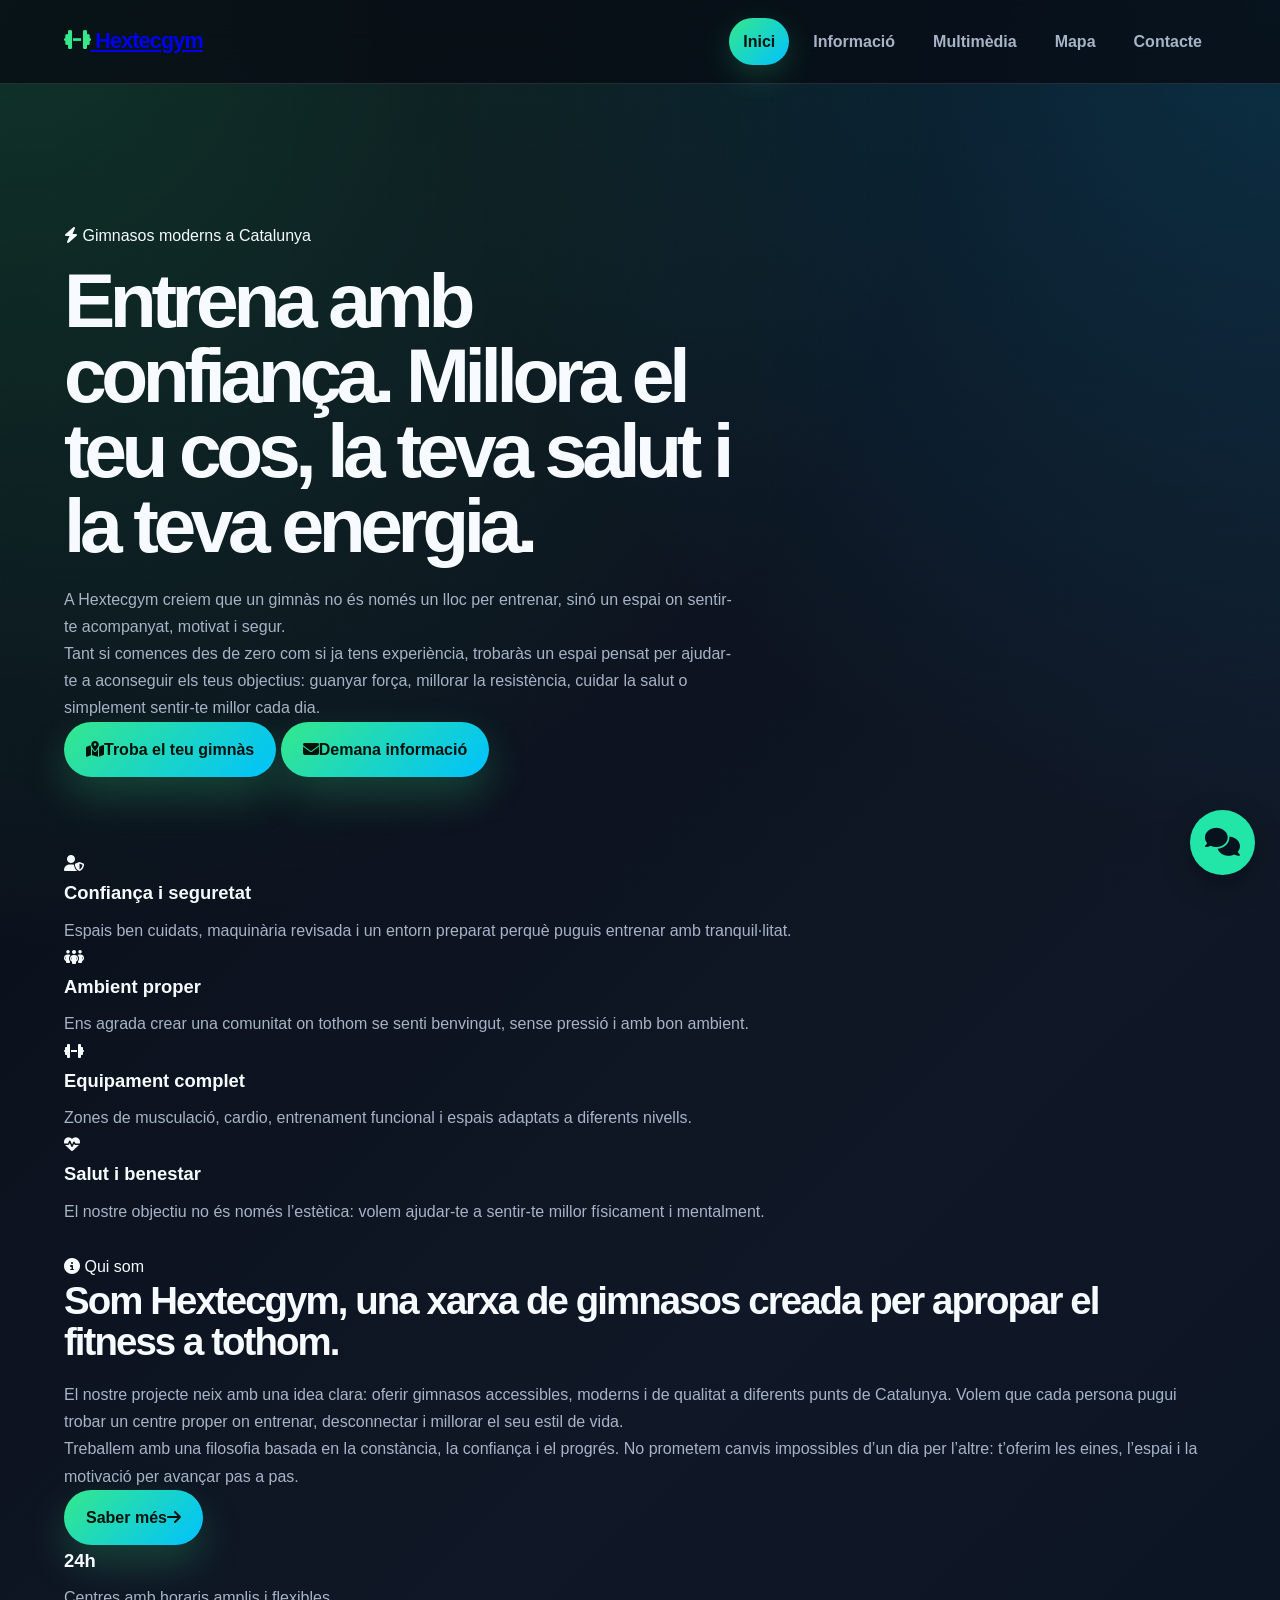
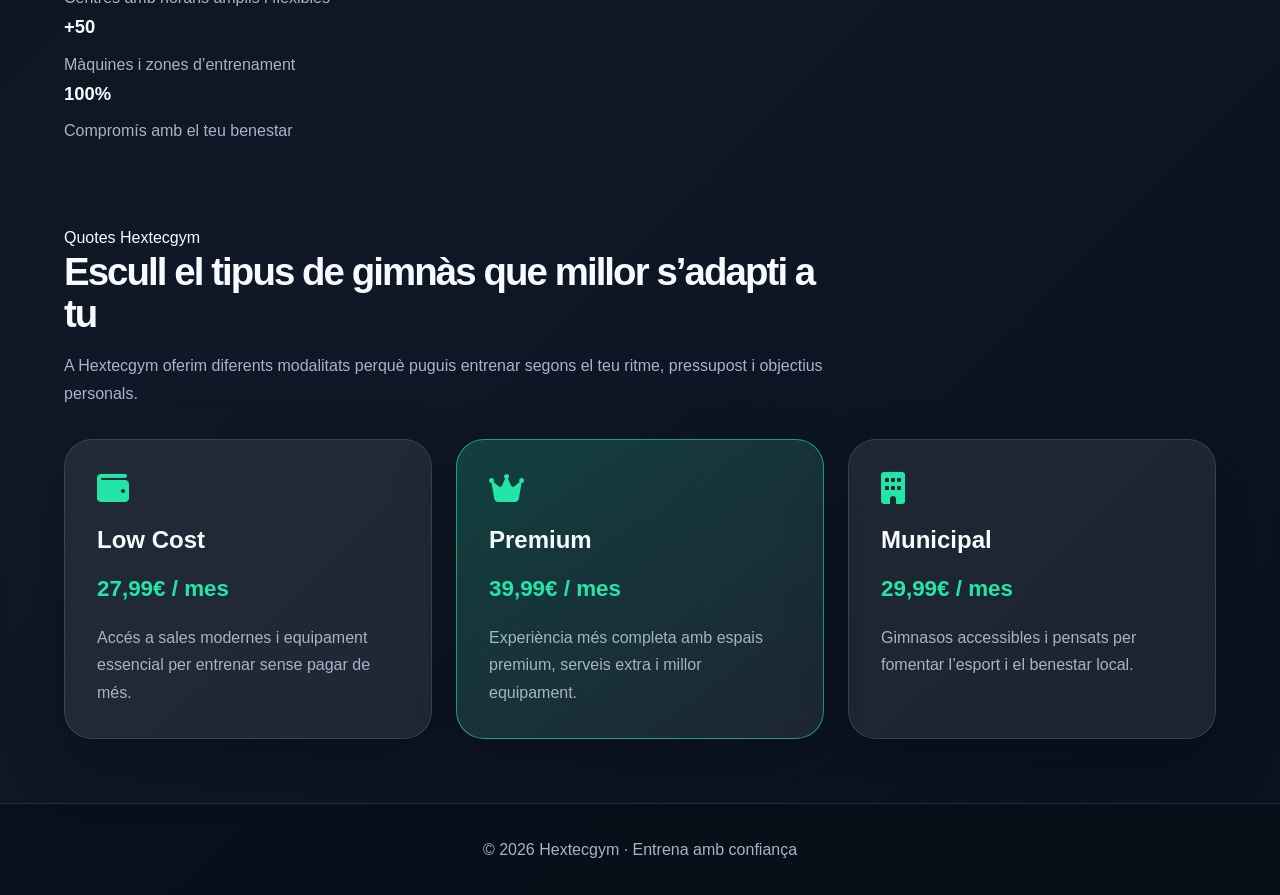
<file: index.html>
<!DOCTYPE html>
<html lang="ca">
<head>
  <meta charset="UTF-8">
  <meta name="viewport" content="width=device-width, initial-scale=1.0">
  <title>Hextecgym | Inici</title>
  <link rel="stylesheet" href="https://cdnjs.cloudflare.com/ajax/libs/font-awesome/6.5.0/css/all.min.css">
  <link rel="stylesheet" href="css/styles.css">
</head>
<body id="top">

<header class="site-header">
  <div class="logo">
    <a href="index.html">
      <i class="fa-solid fa-dumbbell"></i>
      Hextecgym
    </a>
  </div>

  <nav class="main-nav">
    <ul class="nav-list">
      <li><a href="index.html" class="active">Inici</a></li>
      <li><a href="info.html">Informació</a></li>
      <li><a href="media.html">Multimèdia</a></li>
      <li><a href="mapa.html">Mapa</a></li>
      <li><a href="contacte.html">Contacte</a></li>
    </ul>
  </nav>
</header>

<main>

  <section class="hero card">
    <div class="hero-content">
      <span class="hero-tag">
        <i class="fa-solid fa-bolt"></i>
        Gimnasos moderns a Catalunya
      </span>

      <h1>Entrena amb confiança. Millora el teu cos, la teva salut i la teva energia.</h1>

      <p>
        A Hextecgym creiem que un gimnàs no és només un lloc per entrenar,
        sinó un espai on sentir-te acompanyat, motivat i segur. 
      </p>

      <p>
        Tant si comences des de zero com si ja tens experiència, trobaràs un espai
        pensat per ajudar-te a aconseguir els teus objectius: guanyar força,
        millorar la resistència, cuidar la salut o simplement sentir-te millor cada dia.
      </p>

      <div class="hero-buttons">
        <a href="mapa.html" class="btn">
          <i class="fa-solid fa-map-location-dot"></i>
          Troba el teu gimnàs
        </a>

        <a href="contacte.html" class="btn btn-outline">
          <i class="fa-solid fa-envelope"></i>
          Demana informació
        </a>
      </div>
    </div>
  </section>

  <section class="trust-section">
    <div class="section-title">
     
     
    <div class="features-grid">
      <div class="feature-box">
        <i class="fa-solid fa-user-shield"></i>
        <h3>Confiança i seguretat</h3>
        <p>
          Espais ben cuidats, maquinària revisada i un entorn preparat perquè puguis
          entrenar amb tranquil·litat.
        </p>
      </div>

      <div class="feature-box">
        <i class="fa-solid fa-people-group"></i>
        <h3>Ambient proper</h3>
        <p>
          Ens agrada crear una comunitat on tothom se senti benvingut, sense pressió
          i amb bon ambient.
        </p>
      </div>

      <div class="feature-box">
        <i class="fa-solid fa-dumbbell"></i>
        <h3>Equipament complet</h3>
        <p>
          Zones de musculació, cardio, entrenament funcional i espais adaptats a diferents
          nivells.
        </p>
      </div>

      <div class="feature-box">
        <i class="fa-solid fa-heart-pulse"></i>
        <h3>Salut i benestar</h3>
        <p>
          El nostre objectiu no és només l’estètica: volem ajudar-te a sentir-te millor
          físicament i mentalment.
        </p>
      </div>
    </div>
  </section>

  <section class="about-preview card">
    <div>
      <span class="hero-tag">
        <i class="fa-solid fa-circle-info"></i>
        Qui som
      </span>

      <h2>Som Hextecgym, una xarxa de gimnasos creada per apropar el fitness a tothom.</h2>

      <p>
        El nostre projecte neix amb una idea clara: oferir gimnasos accessibles,
        moderns i de qualitat a diferents punts de Catalunya. Volem que cada persona
        pugui trobar un centre proper on entrenar, desconnectar i millorar el seu estil de vida.
      </p>

      <p>
        Treballem amb una filosofia basada en la constància, la confiança i el progrés.
        No prometem canvis impossibles d’un dia per l’altre: t’oferim les eines,
        l’espai i la motivació per avançar pas a pas.
      </p>

      <a href="info.html" class="btn">
        Saber més
        <i class="fa-solid fa-arrow-right"></i>
      </a>
    </div>
  </section>

  <section class="stats-section">
    <div class="stat-card">
      <h3>24h</h3>
      <p>Centres amb horaris amplis i flexibles</p>
    </div>

    <div class="stat-card">
      <h3>+50</h3>
      <p>Màquines i zones d’entrenament</p>
    </div>

    <div class="stat-card">
      <h3>100%</h3>
      <p>Compromís amb el teu benestar</p>
    </div>
  </section>

  <section class="prices-section reveal">

  <div class="section-title">
    <span>Quotes Hextecgym</span>

    <h2>Escull el tipus de gimnàs que millor s’adapti a tu</h2>

    <p>
      A Hextecgym oferim diferents modalitats perquè puguis entrenar
      segons el teu ritme, pressupost i objectius personals.
    </p>
  </div>

  <div class="prices-grid">

    <div class="price-card">
      <i class="fa-solid fa-wallet"></i>

      <h3>Low Cost</h3>

      <p class="price">27,99€ / mes</p>

      <p>
        Accés a sales modernes i equipament essencial per entrenar
        sense pagar de més.
      </p>
    </div>

    <div class="price-card featured">
      <i class="fa-solid fa-crown"></i>

      <h3>Premium</h3>

      <p class="price">39,99€ / mes</p>

      <p>
        Experiència més completa amb espais premium,
        serveis extra i millor equipament.
      </p>
    </div>

    <div class="price-card">
      <i class="fa-solid fa-building"></i>

      <h3>Municipal</h3>

      <p class="price">29,99€ / mes</p>

      <p>
        Gimnasos accessibles i pensats per fomentar
        l’esport i el benestar local.
      </p>
    </div>

  </div>

</section>

</main>

<footer class="site-footer">
  <p>© 2026 Hextecgym · Entrena amb confiança</p>
</footer>

<div class="chatbot">

  <button class="chatbot-button" id="chatbotButton">
    <i class="fa-solid fa-comments"></i>
  </button>

  <div class="chatbot-window" id="chatbotWindow">

    <div class="chatbot-header">
      <span>Suport Hextecgym</span>
      <button id="chatbotClose">×</button>
    </div>

    <div class="chatbot-messages" id="chatMessages">

      <div class="message bot">
        Hola 👋 Sóc l’assistent de Hextecgym.
        Escriu-me una pregunta sobre horaris, preus o gimnasos 24h.
      </div>

    </div>

    <div class="chatbot-input">
      <input type="text" id="userInput" placeholder="Escriu aquí...">
      <button id="sendMessage">Enviar</button>
    </div>

  </div>

</div>

<script>
document.addEventListener("DOMContentLoaded", function () {
  const btn = document.getElementById("chatbotButton");
  const win = document.getElementById("chatbotWindow");
  const close = document.getElementById("chatbotClose");
  const send = document.getElementById("sendMessage");
  const input = document.getElementById("userInput");
  const messages = document.getElementById("chatMessages");

  btn.onclick = function () {
    win.classList.toggle("open");
  };

  close.onclick = function () {
    win.classList.remove("open");
  };

  function addMessage(text, type) {
    const div = document.createElement("div");
    div.className = "message " + type;
    div.textContent = text;
    messages.appendChild(div);
    messages.scrollTop = messages.scrollHeight;
  }

  function answer(text) {
    text = text.toLowerCase();
    let reply = "No he entès la pregunta 😅 Pots preguntar-me per horaris, preus, 24h o contacte.";

    if (text.includes("hola")) reply = "Hola 👋 Com et puc ajudar?";
    else if (text.includes("horari")) reply = "Alguns gimnasos Hextecgym estan oberts 24h i altres tenen horari ampli.";
    else if (text.includes("preu")) reply = "Els preus depenen del centre. Al mapa pots veure el preu mensual de cada gimnàs.";
    else if (text.includes("24")) reply = "Al mapa pots veure quins gimnasos estan oberts 24h.";
    else if (text.includes("contacte")) reply = "Pots escriure’ns des de la pàgina de contacte.";

    setTimeout(() => addMessage(reply, "bot"), 400);
  }

  send.onclick = function () {
    const text = input.value.trim();
    if (text === "") return;

    addMessage(text, "user");
    answer(text);
    input.value = "";
  };

  input.addEventListener("keydown", function (e) {
    if (e.key === "Enter") send.click();
  });
});
</script>

<script src="js/script.js"></script>
</body>
</html>
</file>
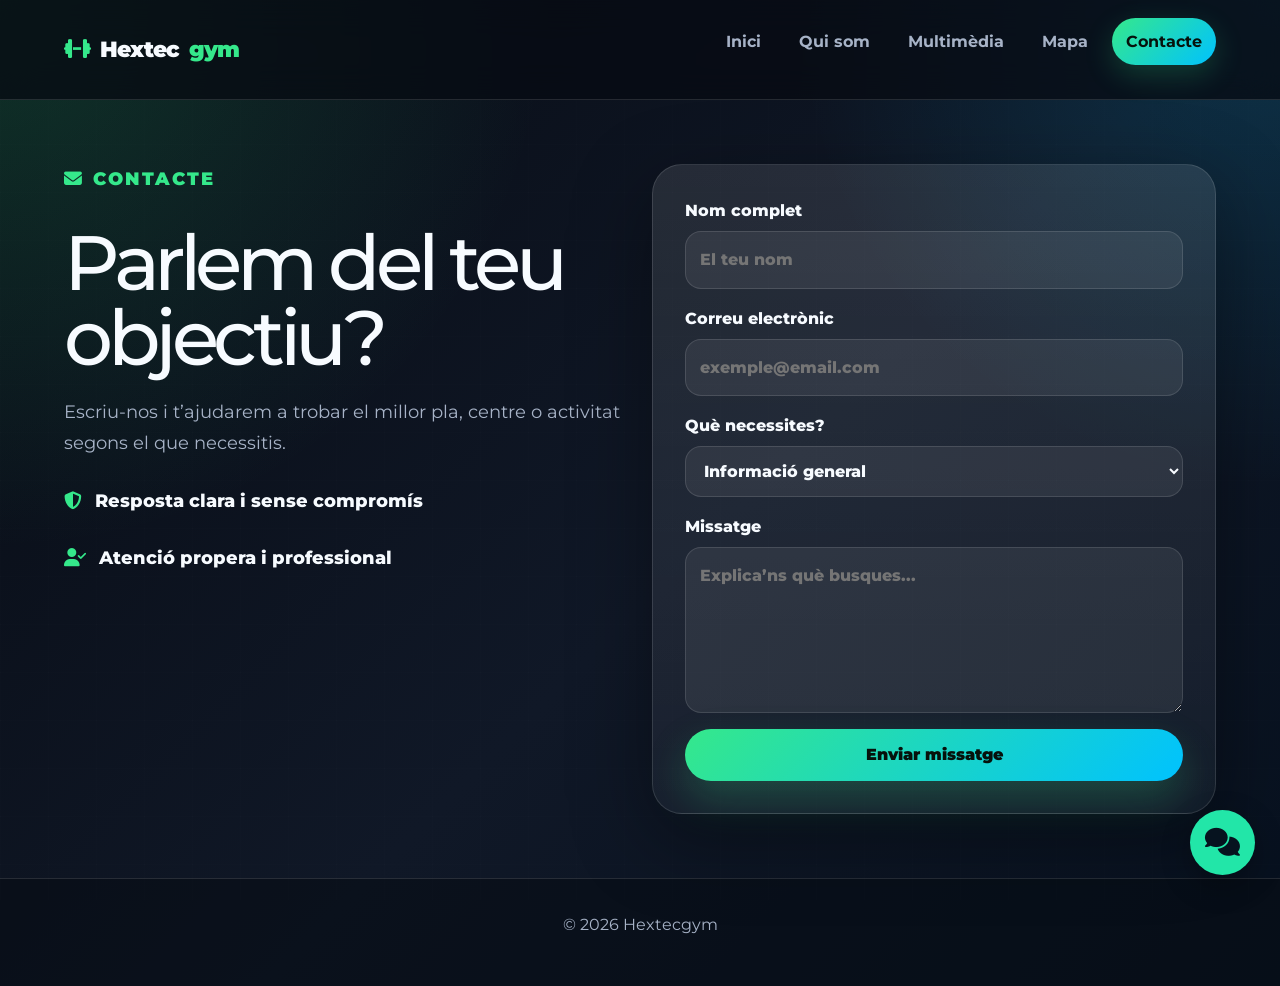
<file: contacte.html>
<!DOCTYPE html>
<html lang="ca">
<head>
  <meta charset="UTF-8" /><meta name="viewport" content="width=device-width, initial-scale=1.0" />
  <title>Hextecgym | Contacte</title>
<link href="https://cdn.jsdelivr.net/npm/bootstrap@5.3.3/dist/css/bootstrap.min.css" rel="stylesheet">
  <link rel="preconnect" href="https://fonts.googleapis.com"><link rel="preconnect" href="https://fonts.gstatic.com" crossorigin>
  <link href="https://fonts.googleapis.com/css2?family=Montserrat:wght@400;600;700;800;900&display=swap" rel="stylesheet">
  <link rel="stylesheet" href="https://cdnjs.cloudflare.com/ajax/libs/font-awesome/6.5.0/css/all.min.css"><link rel="stylesheet" href="css/styles.css" />
</head>
<body>
<header class="site-header"><a class="logo" href="index.html"><i class="fa-solid fa-dumbbell"></i> Hextec<span>gym</span></a><button class="nav-toggle" aria-label="Obrir menú"><i class="fa-solid fa-bars"></i></button><nav><ul class="nav-list"><li><a href="index.html">Inici</a></li><li><a href="info.html">Qui som</a></li><li><a href="media.html">Multimèdia</a></li><li><a href="mapa.html">Mapa</a></li><li><a class="active" href="contacte.html">Contacte</a></li></ul></nav></header>
<main>
<section class="contact-layout reveal">
<div class="page-hero compact"><p class="eyebrow"><i class="fa-solid fa-envelope"></i> Contacte</p><h1>Parlem del teu objectiu?</h1><p>Escriu-nos i t’ajudarem a trobar el millor pla, centre o activitat segons el que necessitis.</p><div class="trust-box"><p><i class="fa-solid fa-shield-halved"></i> Resposta clara i sense compromís</p><p><i class="fa-solid fa-user-check"></i> Atenció propera i professional</p></div></div>
<form class="contact-form glass-card">
<label>Nom complet<input type="text" placeholder="El teu nom" required></label>
<label>Correu electrònic<input type="email" placeholder="exemple@email.com" required></label>
<label>Què necessites?<select><option>Informació general</option><option>Preus i plans</option><option>Centre més proper</option><option>Entrenament personal</option></select></label>
<label>Missatge<textarea rows="5" placeholder="Explica’ns què busques..."></textarea></label>
<button class="btn" type="submit">Enviar missatge</button>
</form>
</section>
</main><footer class="site-footer"><p>© 2026 Hextecgym</p></footer><script src="js/script.js"></script>
<div class="chatbot">
  <button class="chatbot-button" id="chatbotButton">
    <i class="fa-solid fa-comments"></i>
  </button>

  <div class="chatbot-window" id="chatbotWindow">
    <div class="chatbot-header">
      <strong>Suport Hextecgym</strong>
      <button id="chatbotClose">×</button>
    </div>

    <div class="chatbot-body">
      <p class="bot-msg">Hola! 👋 Sóc l’assistent de Hextecgym. En què et puc ajudar?</p>

      <button class="quick-question">Horaris</button>
      <button class="quick-question">Preus</button>
      <button class="quick-question">Gimnasos 24h</button>
      <button class="quick-question">Contacte</button>

      <p class="bot-response" id="botResponse"></p>
    </div>
  </div>
</div>
<script src="https://cdn.jsdelivr.net/npm/bootstrap@5.3.3/dist/js/bootstrap.bundle.min.js"></script>
</body>
</html>
</file>
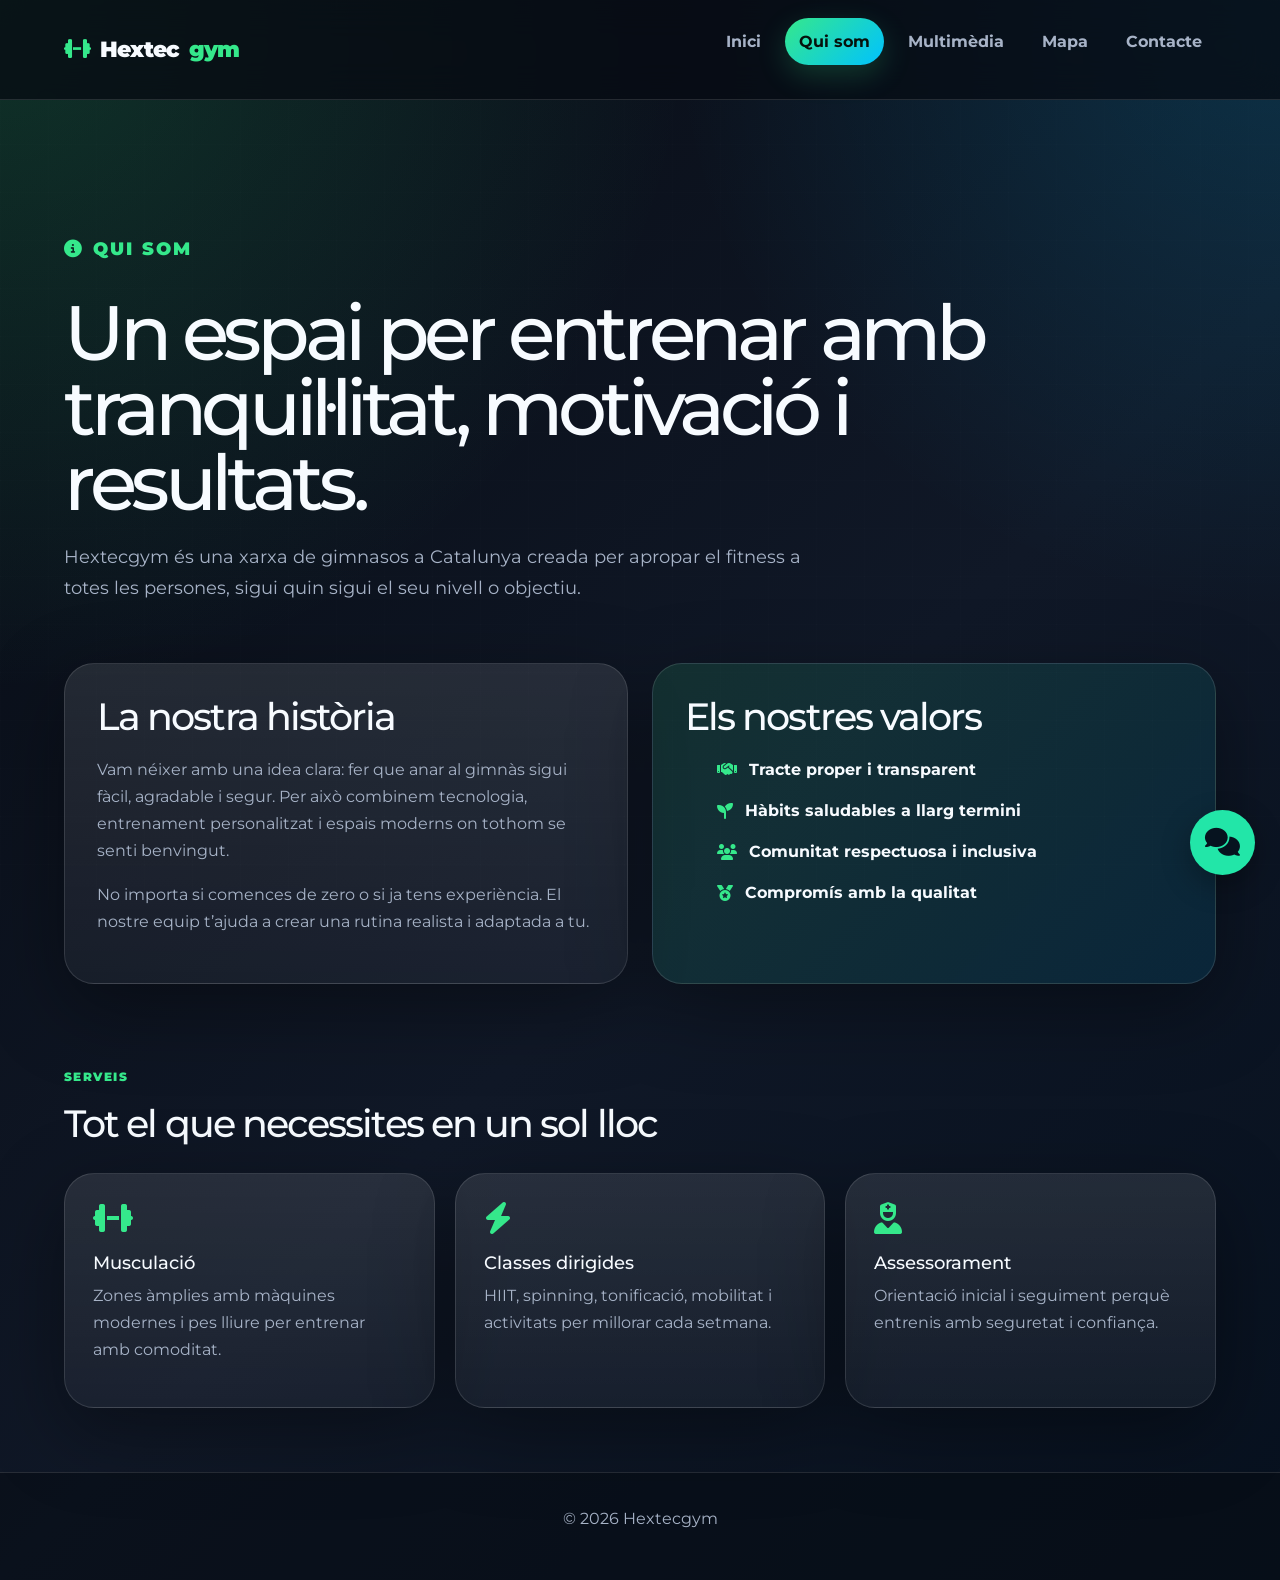
<file: info.html>
<!DOCTYPE html>
<html lang="ca">
<head>
  <meta charset="UTF-8" />
  <meta name="viewport" content="width=device-width, initial-scale=1.0" />
  <title>Hextecgym | Qui som</title>
<link href="https://cdn.jsdelivr.net/npm/bootstrap@5.3.3/dist/css/bootstrap.min.css" rel="stylesheet">
  <link rel="preconnect" href="https://fonts.googleapis.com">
  <link rel="preconnect" href="https://fonts.gstatic.com" crossorigin>
  <link href="https://fonts.googleapis.com/css2?family=Montserrat:wght@400;600;700;800;900&display=swap" rel="stylesheet">
  <link rel="stylesheet" href="https://cdnjs.cloudflare.com/ajax/libs/font-awesome/6.5.0/css/all.min.css">
  <link rel="stylesheet" href="css/styles.css" />
</head>
<body>
<header class="site-header"><a class="logo" href="index.html"><i class="fa-solid fa-dumbbell"></i> Hextec<span>gym</span></a><button class="nav-toggle" aria-label="Obrir menú"><i class="fa-solid fa-bars"></i></button><nav><ul class="nav-list"><li><a href="index.html">Inici</a></li><li><a class="active" href="info.html">Qui som</a></li><li><a href="media.html">Multimèdia</a></li><li><a href="mapa.html">Mapa</a></li><li><a href="contacte.html">Contacte</a></li></ul></nav></header>
<main>
  <section class="page-hero reveal">
    <p class="eyebrow"><i class="fa-solid fa-circle-info"></i> Qui som</p>
    <h1>Un espai per entrenar amb tranquil·litat, motivació i resultats.</h1>
    <p>Hextecgym és una xarxa de gimnasos a Catalunya creada per apropar el fitness a totes les persones, sigui quin sigui el seu nivell o objectiu.</p>
  </section>

  <section class="two-col reveal">
    <div class="glass-card">
      <h2>La nostra història</h2>
      <p>Vam néixer amb una idea clara: fer que anar al gimnàs sigui fàcil, agradable i segur. Per això combinem tecnologia, entrenament personalitzat i espais moderns on tothom se senti benvingut.</p>
      <p>No importa si comences de zero o si ja tens experiència. El nostre equip t’ajuda a crear una rutina realista i adaptada a tu.</p>
    </div>
    <div class="glass-card highlight">
      <h2>Els nostres valors</h2>
      <ul class="clean-list">
        <li><i class="fa-solid fa-handshake"></i> Tracte proper i transparent</li>
        <li><i class="fa-solid fa-seedling"></i> Hàbits saludables a llarg termini</li>
        <li><i class="fa-solid fa-users"></i> Comunitat respectuosa i inclusiva</li>
        <li><i class="fa-solid fa-medal"></i> Compromís amb la qualitat</li>
      </ul>
    </div>
  </section>

  <section class="section reveal">
    <div class="section-title"><p class="eyebrow">Serveis</p><h2>Tot el que necessites en un sol lloc</h2></div>
    <div class="cards-grid">
      <article class="feature-card"><i class="fa-solid fa-dumbbell"></i><h3>Musculació</h3><p>Zones àmplies amb màquines modernes i pes lliure per entrenar amb comoditat.</p></article>
      <article class="feature-card"><i class="fa-solid fa-bolt"></i><h3>Classes dirigides</h3><p>HIIT, spinning, tonificació, mobilitat i activitats per millorar cada setmana.</p></article>
      <article class="feature-card"><i class="fa-solid fa-user-nurse"></i><h3>Assessorament</h3><p>Orientació inicial i seguiment perquè entrenis amb seguretat i confiança.</p></article>
    </div>
  </section>
</main>
<footer class="site-footer"><p>© 2026 Hextecgym</p></footer>
<script src="js/script.js"></script>
<div class="chatbot">
  <button class="chatbot-button" id="chatbotButton">
    <i class="fa-solid fa-comments"></i>
  </button>

  <div class="chatbot-window" id="chatbotWindow">
    <div class="chatbot-header">
      <strong>Suport Hextecgym</strong>
      <button id="chatbotClose">×</button>
    </div>

    <div class="chatbot-body">
      <p class="bot-msg">Hola! 👋 Sóc l’assistent de Hextecgym. En què et puc ajudar?</p>

      <button class="quick-question">Horaris</button>
      <button class="quick-question">Preus</button>
      <button class="quick-question">Gimnasos 24h</button>
      <button class="quick-question">Contacte</button>

      <p class="bot-response" id="botResponse"></p>
    </div>
  </div>
</div>
<script src="https://cdn.jsdelivr.net/npm/bootstrap@5.3.3/dist/js/bootstrap.bundle.min.js"></script>
</body>
</html>
</file>
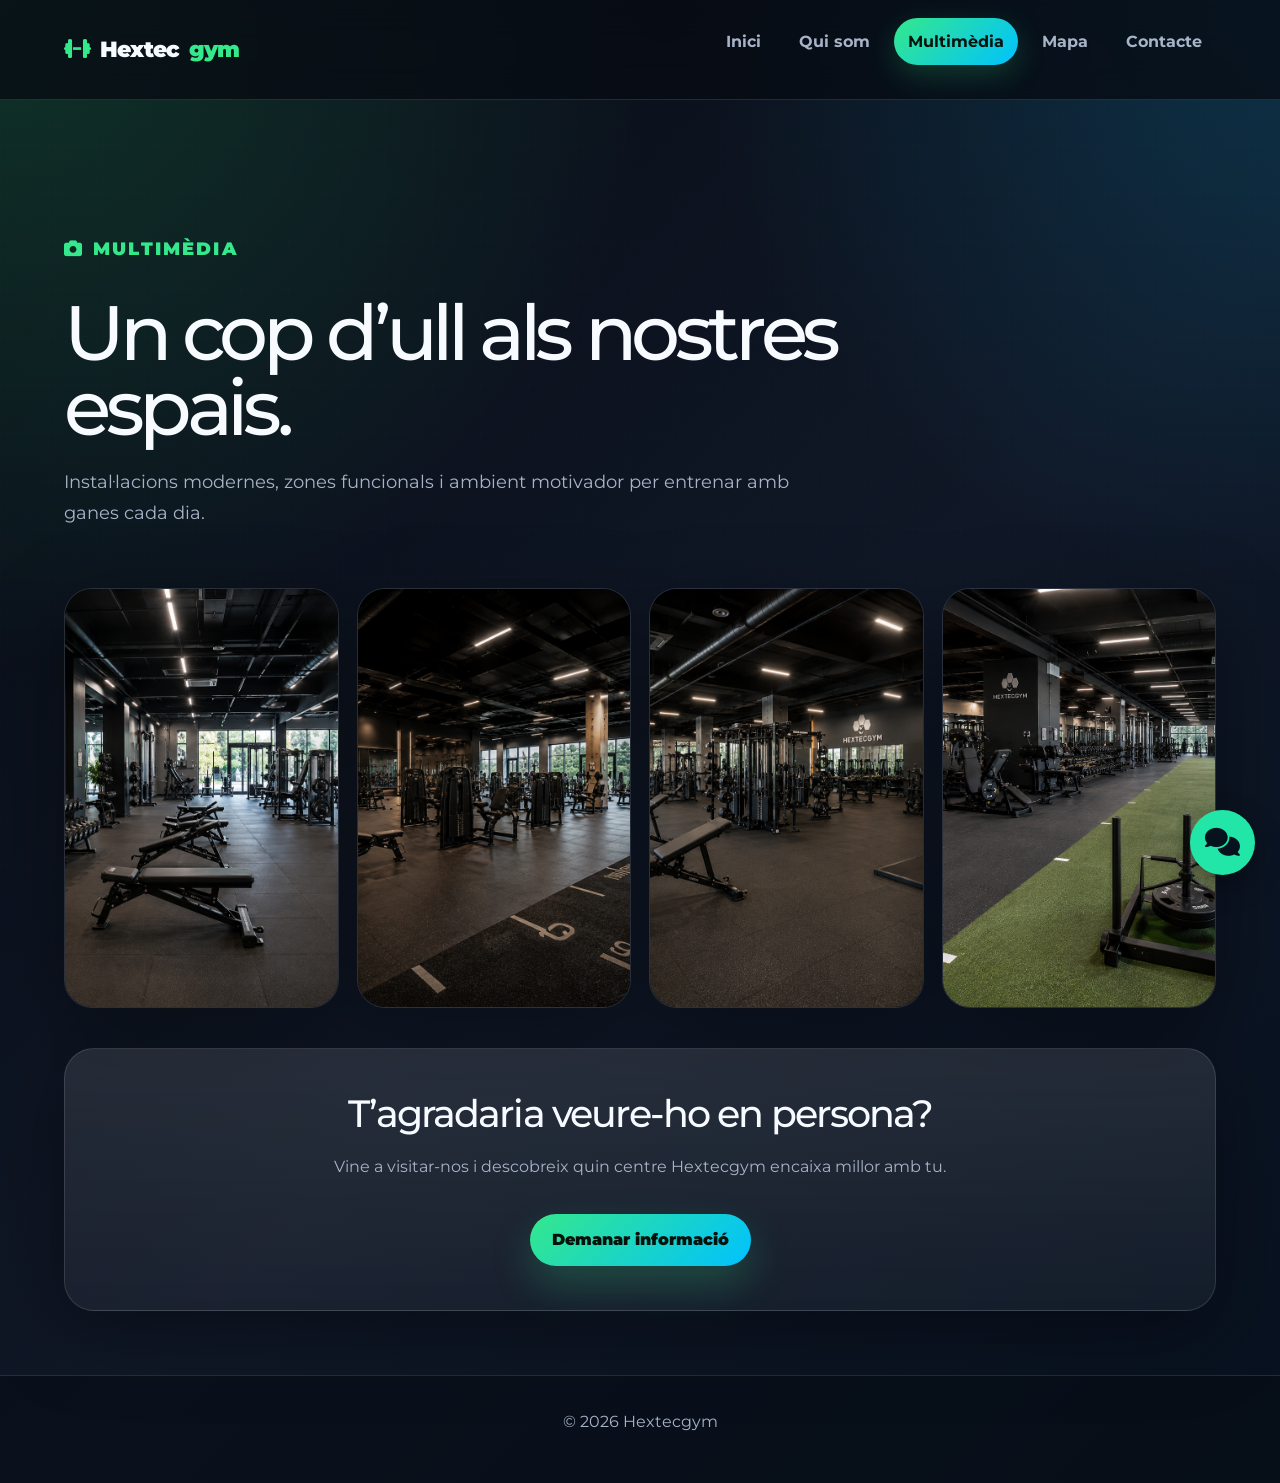
<file: media.html>
<!DOCTYPE html>
<html lang="ca">
<head>
  <meta charset="UTF-8" />
  <meta name="viewport" content="width=device-width, initial-scale=1.0" />
  <title>Hextecgym | Multimèdia</title>
<link href="https://cdn.jsdelivr.net/npm/bootstrap@5.3.3/dist/css/bootstrap.min.css" rel="stylesheet">
  <link rel="preconnect" href="https://fonts.googleapis.com"><link rel="preconnect" href="https://fonts.gstatic.com" crossorigin>
  <link href="https://fonts.googleapis.com/css2?family=Montserrat:wght@400;600;700;800;900&display=swap" rel="stylesheet">
  <link rel="stylesheet" href="https://cdnjs.cloudflare.com/ajax/libs/font-awesome/6.5.0/css/all.min.css"><link rel="stylesheet" href="css/styles.css" />
</head>
<body>
<header class="site-header"><a class="logo" href="index.html"><i class="fa-solid fa-dumbbell"></i> Hextec<span>gym</span></a><button class="nav-toggle" aria-label="Obrir menú"><i class="fa-solid fa-bars"></i></button><nav><ul class="nav-list"><li><a href="index.html">Inici</a></li><li><a href="info.html">Qui som</a></li><li><a class="active" href="media.html">Multimèdia</a></li><li><a href="mapa.html">Mapa</a></li><li><a href="contacte.html">Contacte</a></li></ul></nav></header>
<main>
<section class="page-hero reveal"><p class="eyebrow"><i class="fa-solid fa-camera"></i> Multimèdia</p><h1>Un cop d’ull als nostres espais.</h1><p>Instal·lacions modernes, zones funcionals i ambient motivador per entrenar amb ganes cada dia.</p></section>
<section class="gallery-grid reveal">
<img src="gym_images/gym1.jpg" alt="Zona de musculació">
<img src="gym_images/gym2.jpg" alt="Classe dirigida">
<img src="gym_images/gym3.jpg" alt="Entrenament funcional">
<img src="gym_images/gym4.jpg" alt="Zona wellness">
</section>
<section class="cta reveal"><h2>T’agradaria veure-ho en persona?</h2><p>Vine a visitar-nos i descobreix quin centre Hextecgym encaixa millor amb tu.</p><a class="btn" href="contacte.html">Demanar informació</a></section>
</main><footer class="site-footer"><p>© 2026 Hextecgym</p></footer><script src="js/script.js"></script>
<div class="chatbot">
  <button class="chatbot-button" id="chatbotButton">
    <i class="fa-solid fa-comments"></i>
  </button>

  <div class="chatbot-window" id="chatbotWindow">
    <div class="chatbot-header">
      <strong>Suport Hextecgym</strong>
      <button id="chatbotClose">×</button>
    </div>

    <div class="chatbot-body">
      <p class="bot-msg">Hola! 👋 Sóc l’assistent de Hextecgym. En què et puc ajudar?</p>

      <button class="quick-question">Horaris</button>
      <button class="quick-question">Preus</button>
      <button class="quick-question">Gimnasos 24h</button>
      <button class="quick-question">Contacte</button>

      <p class="bot-response" id="botResponse"></p>
    </div>
  </div>
</div>
<script src="https://cdn.jsdelivr.net/npm/bootstrap@5.3.3/dist/js/bootstrap.bundle.min.js"></script>
</body></html>
</file>
<file: css/styles.css>
:root{
  --bg:#070b13;
  --panel:#101827;
  --panel-2:#162033;
  --text:#f7fbff;
  --muted:#a7b3c7;
  --brand:#35e88b;
  --brand-2:#00c2ff;
  --accent:#ffd166;
  --line:rgba(255,255,255,.12);
  --shadow:0 24px 80px rgba(0,0,0,.38);
}

*{margin:0;padding:0;box-sizing:border-box}
html{scroll-behavior:smooth}
body{
  font-family:'Montserrat',Arial,sans-serif;
  color:var(--text);
  background:
    radial-gradient(circle at top left,rgba(53,232,139,.18),transparent 34%),
    radial-gradient(circle at top right,rgba(0,194,255,.16),transparent 30%),
    linear-gradient(135deg,#070b13,#101827 55%,#07111f);
  min-height:100vh;
  line-height:1.7;
}
body::before{
  content:"";position:fixed;inset:0;pointer-events:none;opacity:.14;
  background-image:linear-gradient(rgba(255,255,255,.07) 1px,transparent 1px),linear-gradient(90deg,rgba(255,255,255,.07) 1px,transparent 1px);
  background-size:48px 48px;
}

.site-header{
  position:sticky;top:0;z-index:1000;width:100%;
  display:flex;align-items:center;justify-content:space-between;
  padding:18px 5%;background:rgba(7,11,19,.76);backdrop-filter:blur(18px);
  border-bottom:1px solid var(--line);
}
.logo{display:flex;gap:10px;align-items:center;color:var(--text);text-decoration:none;font-size:1.35rem;font-weight:900;letter-spacing:-.04em}
.logo i,.logo span{color:var(--brand)}
.nav-list{display:flex;gap:10px;list-style:none;align-items:center}
.nav-list a{display:block;color:var(--muted);text-decoration:none;font-weight:700;padding:10px 14px;border-radius:999px;transition:.25s}
.nav-list a:hover,.nav-list a.active{color:#06120c;background:linear-gradient(135deg,var(--brand),var(--brand-2));box-shadow:0 10px 30px rgba(53,232,139,.2)}
.nav-toggle{display:none;background:var(--panel);color:var(--text);border:1px solid var(--line);border-radius:14px;padding:10px 12px;font-size:1.2rem}

main{width:min(1180px,90%);margin:auto;padding:64px 0}
.hero{min-height:78vh;display:grid;grid-template-columns:1.2fr .8fr;gap:36px;align-items:center}
h1{font-size:clamp(2.4rem,6vw,5.9rem);line-height:.98;letter-spacing:-.07em;margin:14px 0 22px}
h2{font-size:clamp(1.7rem,3vw,3rem);line-height:1.08;letter-spacing:-.05em;margin-bottom:18px}
h3{font-size:1.15rem;margin-bottom:8px}
p{color:var(--muted)}
.eyebrow{display:inline-flex;align-items:center;gap:9px;color:var(--brand);font-weight:900;text-transform:uppercase;letter-spacing:.12em;font-size:.78rem}
.hero-text,.page-hero p{font-size:1.12rem;max-width:760px}
.hero-actions{display:flex;gap:14px;flex-wrap:wrap;margin-top:30px}
.btn{display:inline-flex;align-items:center;justify-content:center;border:0;border-radius:999px;padding:14px 22px;background:linear-gradient(135deg,var(--brand),var(--brand-2));color:#06120c;text-decoration:none;font-weight:900;box-shadow:0 18px 40px rgba(53,232,139,.22);cursor:pointer;transition:.25s}
.btn:hover{transform:translateY(-3px)}
.btn.ghost{background:rgba(255,255,255,.07);color:var(--text);border:1px solid var(--line);box-shadow:none}
.hero-card,.glass-card,.feature-card,.cta,.stats article,.map-box{background:linear-gradient(180deg,rgba(255,255,255,.1),rgba(255,255,255,.045));border:1px solid var(--line);border-radius:30px;box-shadow:var(--shadow)}
.hero-card{padding:34px;transform:rotate(1.5deg)}
.hero-card ul,.clean-list{list-style:none;display:grid;gap:14px;margin-top:18px}
.hero-card li,.clean-list li{display:flex;gap:12px;align-items:center;color:var(--text);font-weight:700}
.hero-card i,.clean-list i,.feature-card i,.mini-grid i{color:var(--brand)}
.stats{display:grid;grid-template-columns:repeat(3,1fr);gap:18px;margin:20px 0 78px}
.stats article{padding:28px;text-align:center}
.stats strong{display:block;font-size:2.5rem;color:var(--brand);line-height:1}
.stats span{color:var(--muted);font-weight:700}
.section{margin-top:78px}.section-title{max-width:780px;margin-bottom:28px}
.cards-grid{display:grid;grid-template-columns:repeat(3,1fr);gap:20px}
.feature-card{padding:28px;transition:.25s}.feature-card:hover{transform:translateY(-8px);border-color:rgba(53,232,139,.45)}
.feature-card i{font-size:2rem;margin-bottom:18px}
.page-hero{padding:70px 0 44px;max-width:980px}.page-hero.compact{padding:0}
.two-col,.contact-layout{display:grid;grid-template-columns:1fr 1fr;gap:24px;align-items:stretch}.glass-card{padding:32px}.highlight{background:linear-gradient(135deg,rgba(53,232,139,.12),rgba(0,194,255,.1))}
.gallery-grid{display:grid;grid-template-columns:repeat(4,1fr);gap:18px}.gallery-grid img{width:100%;height:420px;object-fit:cover;border-radius:28px;border:1px solid var(--line);box-shadow:var(--shadow);transition:.25s}.gallery-grid img:hover{transform:scale(1.03)}
.cta{text-align:center;padding:44px;margin-top:40px}.cta .btn{margin-top:18px}
.mini-grid{display:grid;grid-template-columns:1fr 1fr;gap:12px;margin-top:22px}.mini-grid span{background:rgba(255,255,255,.06);border:1px solid var(--line);border-radius:18px;padding:14px;font-weight:800}
.map-box{overflow:hidden;min-height:430px;padding:0}.map-box iframe{width:100%;height:100%;min-height:430px;border:0;background:#0b1220}
.contact-form{display:grid;gap:16px}.contact-form label{display:grid;gap:7px;color:var(--text);font-weight:800}.contact-form input,.contact-form textarea,.contact-form select{width:100%;border:1px solid var(--line);background:rgba(255,255,255,.07);color:var(--text);border-radius:16px;padding:14px;font:inherit;outline:0}.contact-form input:focus,.contact-form textarea:focus,.contact-form select:focus{border-color:var(--brand);box-shadow:0 0 0 4px rgba(53,232,139,.12)}.contact-form option{color:#111}.trust-box{margin-top:28px;display:grid;gap:10px}.trust-box p{color:var(--text);font-weight:800}.trust-box i{color:var(--brand);margin-right:8px}
.site-footer{text-align:center;padding:32px;border-top:1px solid var(--line);background:rgba(7,11,19,.55)}
.reveal{opacity:0;transform:translateY(24px);transition:opacity .7s ease,transform .7s ease}.reveal.visible{opacity:1;transform:translateY(0)}
@media(max-width:850px){.nav-toggle{display:block}.nav-list{position:absolute;top:72px;right:5%;left:5%;display:none;flex-direction:column;background:rgba(7,11,19,.96);border:1px solid var(--line);border-radius:24px;padding:18px}.nav-list.open{display:flex}.nav-list a{text-align:center}.hero,.two-col,.contact-layout{grid-template-columns:1fr}.stats,.cards-grid,.gallery-grid{grid-template-columns:1fr}.gallery-grid img{height:260px}.hero{min-height:auto}.hero-card{transform:none}.mini-grid{grid-template-columns:1fr}}

.prices-section{
  margin-top:5rem;
}

.prices-grid{
  display:grid;
  grid-template-columns:repeat(3,1fr);
  gap:1.5rem;
  margin-top:2rem;
}

.price-card{
  background:rgba(255,255,255,.08);
  border:1px solid rgba(255,255,255,.12);
  border-radius:28px;
  padding:2rem;
  box-shadow:0 25px 60px rgba(0,0,0,.25);
  transition:.3s;
}

.price-card:hover{
  transform:translateY(-8px);
  border-color:rgba(34,230,168,.55);
}

.price-card i{
  font-size:2rem;
  color:#22e6a8;
  margin-bottom:1rem;
}

.price-card h3{
  font-size:1.5rem;
  margin-bottom:.6rem;
}

.price{
  font-size:1.4rem;
  font-weight:900;
  color:#22e6a8;
  margin-bottom:1rem;
}

.price-card.featured{
  background:linear-gradient(
    145deg,
    rgba(34,230,168,.20),
    rgba(255,255,255,.08)
  );

  border-color:rgba(34,230,168,.6);
}

@media (max-width:900px){

  .prices-grid{
    grid-template-columns:1fr;
  }

}

.chatbot{
  position:fixed;
  bottom:25px;
  right:25px;
  z-index:9999;
}

.chatbot-button{
  width:65px;
  height:65px;
  border:none;
  border-radius:50%;
  background:#22e6a8;
  color:#06131f;
  font-size:28px;
  cursor:pointer;
  box-shadow:0 10px 30px rgba(0,0,0,.3);
}

.chatbot-window{
  display:none;
  flex-direction:column;
  width:340px;
  height:500px;
  background:#07111f;
  border-radius:24px;
  overflow:hidden;
  box-shadow:0 15px 40px rgba(0,0,0,.5);
  margin-bottom:15px;
}

.chatbot-window.open{
  display:flex;
}

.chatbot-header{
  background:#22e6a8;
  color:#06131f;
  padding:16px;
  display:flex;
  justify-content:space-between;
  align-items:center;
  font-weight:700;
}

.chatbot-header button{
  border:none;
  background:none;
  font-size:20px;
  cursor:pointer;
}

.chatbot-messages{
  flex:1;
  padding:15px;
  overflow-y:auto;
  display:flex;
  flex-direction:column;
  gap:12px;
}

.message{
  padding:12px 15px;
  border-radius:18px;
  max-width:80%;
  font-size:14px;
}

.bot{
  background:#162235;
  color:white;
  align-self:flex-start;
}

.user{
  background:#22e6a8;
  color:#06131f;
  align-self:flex-end;
}

.chatbot-input{
  display:flex;
  padding:12px;
  gap:10px;
  border-top:1px solid rgba(255,255,255,.1);
}

.chatbot-input input{
  flex:1;
  border:none;
  border-radius:12px;
  padding:12px;
  background:#162235;
  color:white;
}

.chatbot-input button{
  border:none;
  border-radius:12px;
  padding:12px 16px;
  background:#22e6a8;
  font-weight:bold;
  cursor:pointer;
}

/* =========================
   RESPONSIVE GENERAL WEB
========================= */

@media (max-width: 1000px) {
  .two-col,
  .hero,
  .about-preview {
    grid-template-columns: 1fr;
  }

  .map-box {
    height: 520px;
  }
}

@media (max-width: 768px) {
  .site-header {
    flex-direction: column;
    gap: 18px;
    padding: 18px;
  }

  .nav-list {
    flex-wrap: wrap;
    justify-content: center;
    gap: 10px;
  }

  .nav-list a {
    padding: 10px 14px;
    font-size: 0.95rem;
  }

  main {
    width: 92%;
    padding-top: 2rem;
  }

  h1 {
    font-size: 2.4rem;
    line-height: 1.1;
  }

  h2 {
    font-size: 1.8rem;
  }

  .hero,
  .page-hero,
  .glass-card,
  .card {
    padding: 28px 22px;
    border-radius: 24px;
  }

  .features-grid,
  .prices-grid,
  .stats-section,
  .map-info-grid {
    grid-template-columns: 1fr;
  }

  .hero-buttons {
    flex-direction: column;
    align-items: stretch;
  }

  .btn {
    justify-content: center;
    width: 100%;
  }

  .map-box {
    height: 420px;
    border-radius: 22px;
  }
}

@media (max-width: 480px) {
  .logo {
    font-size: 1.4rem;
  }

  .nav-list {
    gap: 6px;
  }

  .nav-list a {
    font-size: 0.85rem;
    padding: 8px 10px;
  }

  h1 {
    font-size: 2rem;
  }

  p {
    font-size: 0.95rem;
  }

  .feature-box,
  .price-card,
  .stat-card {
    padding: 22px;
  }

  .map-box {
    height: 360px;
  }
}
</file>
